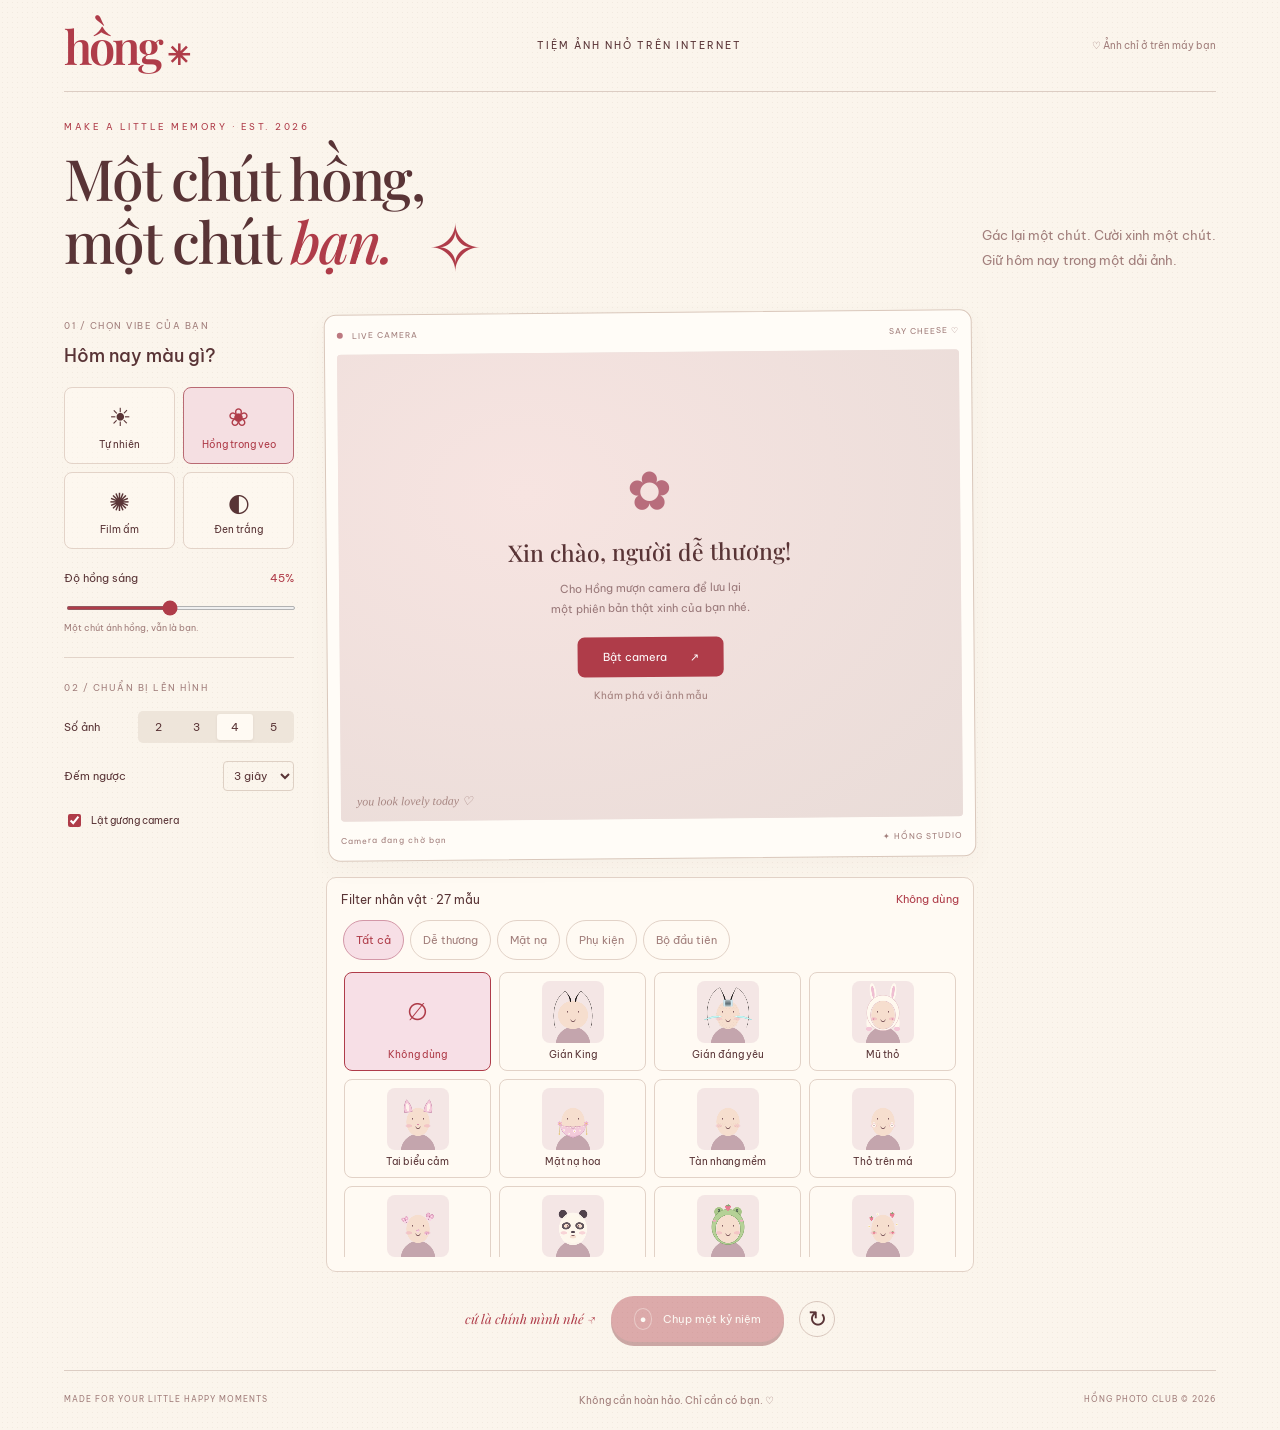
<file: index.html>
<!doctype html>
<html lang="vi">

<head>
    <meta charset="UTF-8">
    <meta name="viewport" content="width=device-width,initial-scale=1">
    <title>Hồng — Một chút hồng, một chút bạn</title>
    <link rel="stylesheet" href="assets/css/style.css?v=20261024-exact-photo-count-1">
<link rel="stylesheet" href="assets/css/compact.css?v=20261024-exact-photo-count-3"></head>

<body>
    <header><a class="brand" href="./">hồng<span>✳</span></a><span class="tagline">TIỆM ẢNH NHỎ TRÊN
            INTERNET</span><span class="private">♡ Ảnh chỉ ở trên máy bạn</span></header>
    <main>
        <div class="intro">
            <div class="eyebrow">MAKE A LITTLE MEMORY · EST. 2026</div>
            <h1>Một chút hồng,<br>một chút <em>bạn.</em><span class="spark">✧</span></h1>
            <p>Gác lại một chút. Cười xinh một chút.<br>Giữ hôm nay trong một dải ảnh.</p>
        </div>
        <section class="studio">
            <aside class="controls">
                <div class="section-label">01 / CHỌN VIBE CỦA BẠN</div>
                <h2>Hôm nay màu gì?</h2>
                <div class="filters"><button data-filter="natural">☀<span>Tự nhiên</span></button><button class="active"
                        data-filter="pink">❀<span>Hồng trong veo</span></button><button data-filter="film">✺<span>Film
                            ấm</span></button><button data-filter="mono">◐<span>Đen trắng</span></button></div><label
                    class="range-label" for="beauty">Độ hồng sáng <span id="amount">45%</span></label><input id="beauty"
                    type="range" min="0" max="100" value="45">
                <p class="hint">Một chút ánh hồng, vẫn là bạn.</p>
                <div class="divider"></div>
                <div class="section-label">02 / CHUẨN BỊ LÊN HÌNH</div>
                <div class="setting"><span>Số ảnh</span>
                    <div class="segmented" id="shots"><button data-n="2">2</button><button data-n="3">3</button><button class="active"
                            data-n="4">4</button><button data-n="5">5</button></div>
                </div>
                <div class="setting"><label for="timer">Đếm ngược</label><select id="timer">
                        <option value="3">3 giây</option>
                        <option value="5">5 giây</option>
                        <option value="10">10 giây</option>
                    </select></div><p id="frame-count-note" class="hint" aria-live="polite"></p><label class="mirror"><input id="mirror" type="checkbox" checked> Lật gương
                    camera</label>
            </aside>
            <div class="camera-area">
                <div class="camera-frame">
                    <div class="camera-top"><span><i></i> LIVE CAMERA</span><span id="progress">SAY CHEESE ♡</span>
                    </div>
                    <div class="viewport"><canvas id="preview"></canvas><video id="video" autoplay muted
                            playsinline></video>
                        <div id="welcome">
                            <div class="camera-icon">✿</div>
                            <h2>Xin chào, người dễ thương!</h2>
                            <p>Cho Hồng mượn camera để lưu lại<br>một phiên bản thật xinh của bạn nhé.</p><button
                                id="enable" class="primary">Bật camera <span>↗</span></button><button id="demo"
                                class="text-button">Khám phá với ảnh mẫu</button>
                        </div>
                        <div id="countdown" aria-live="assertive"></div>
                        <div id="flash"></div><span class="corner-note">you look lovely today ♡</span>
                    </div>
                    <div class="camera-bottom"><span id="status" role="status">Camera đang chờ bạn</span><span>✦ HỒNG
                            STUDIO</span></div>
                </div>
                <div class="sticker-controls" aria-label="Filter nhân vật trên camera">
                    <div class="sticker-heading">Filter nhân vật · 27 mẫu <span id="sticker-current" role="status">Không dùng</span></div>
                    <div class="sticker-categories" role="group" aria-label="Nhóm filter"><button type="button" data-sticker-category="all" aria-pressed="true">Tất cả</button><button type="button" data-sticker-category="cute" aria-pressed="false">Dễ thương</button><button type="button" data-sticker-category="masks" aria-pressed="false">Mặt nạ</button><button type="button" data-sticker-category="accessories" aria-pressed="false">Phụ kiện</button><button type="button" data-sticker-category="classic" aria-pressed="false">Bộ đầu tiên</button></div>
                    <div class="sticker-options" role="group" aria-label="Chọn filter nhân vật">
                        <button type="button" data-sticker="none" aria-pressed="true"><span aria-hidden="true">∅</span>Không dùng</button>
                        <button type="button" data-sticker="king-roach" data-sticker-group="cute" aria-pressed="false" title="Bản dựng theo Chaoxiongxiang King của dnbeautyeffect"><span aria-hidden="true">🪳</span>Gián King</button>
                        <button type="button" data-sticker="cute-roach" data-sticker-group="cute" aria-pressed="false" title="Bản vẽ lại theo mẫu TikTok của unique_filter"><span aria-hidden="true">🪳</span>Gián đáng yêu</button>
                        <button type="button" data-sticker="bunny-hat" data-sticker-group="masks" data-reference="1" aria-pressed="false"><span aria-hidden="true">🐰</span>Mũ thỏ</button>
                        <button type="button" data-sticker="expressive-ears" data-sticker-group="cute" data-reference="2" aria-pressed="false"><span aria-hidden="true">😺</span>Tai biểu cảm</button>
                        <button type="button" data-sticker="flower-veil" data-sticker-group="masks" data-reference="3" aria-pressed="false"><span aria-hidden="true">🌺</span>Mặt nạ hoa</button>
                        <button type="button" data-sticker="soft-freckles" data-sticker-group="cute" data-reference="4" aria-pressed="false"><span aria-hidden="true">🌤️</span>Tàn nhang mềm</button>
                        <button type="button" data-sticker="bunny-cheeks" data-sticker-group="cute" data-reference="5" aria-pressed="false"><span aria-hidden="true">🐇</span>Thỏ trên má</button>
                        <button type="button" data-sticker="pink-butterflies" data-sticker-group="cute" data-reference="6" aria-pressed="false"><span aria-hidden="true">🦋</span>Bướm hồng</button>
                        <button type="button" data-sticker="panda" data-sticker-group="masks" data-reference="7" aria-pressed="false"><span aria-hidden="true">🐼</span>Gấu trúc</button>
                        <button type="button" data-sticker="frog-hat" data-sticker-group="masks" data-reference="8" aria-pressed="false"><span aria-hidden="true">🐸</span>Ếch dâu tây</button>
                        <button type="button" data-sticker="strawberry" data-sticker-group="cute" data-reference="9" aria-pressed="false"><span aria-hidden="true">🍓</span>Dâu và hoa</button>
                        <button type="button" data-sticker="gummy-bears" data-sticker-group="cute" data-reference="10" aria-pressed="false"><span aria-hidden="true">🧸</span>Gấu kẹo</button>
                        <button type="button" data-sticker="hair-clips" data-sticker-group="accessories" data-reference="11" aria-pressed="false"><span aria-hidden="true">🎀</span>Kẹp tóc Y2K</button>
                        <button type="button" data-sticker="star-blush" data-sticker-group="cute" data-reference="12" aria-pressed="false"><span aria-hidden="true">⭐</span>Sao trên má</button>
                        <button type="button" data-sticker="clouds" data-sticker-group="cute" data-reference="13" aria-pressed="false"><span aria-hidden="true">☁️</span>Mây trắng</button>
                        <button type="button" data-sticker="avocado" data-sticker-group="masks" data-reference="14" aria-pressed="false"><span aria-hidden="true">🥑</span>Mặt nạ bơ</button>
                        <button type="button" data-sticker="cat" data-sticker-group="classic" aria-pressed="false"><span aria-hidden="true">🐱</span>Mèo</button>
                        <button type="button" data-sticker="roach" data-sticker-group="classic" aria-pressed="false"><span aria-hidden="true">🪳</span>Con gián</button>
                        <button type="button" data-sticker="bunny" data-sticker-group="classic" aria-pressed="false"><span aria-hidden="true">🐰</span>Thỏ</button>
                        <button type="button" data-sticker="puppy" data-sticker-group="classic" aria-pressed="false"><span aria-hidden="true">🐶</span>Cún con</button>
                        <button type="button" data-sticker="bear" data-sticker-group="classic" aria-pressed="false"><span aria-hidden="true">🐻</span>Gấu nhỏ</button>
                        <button type="button" data-sticker="hearts" data-sticker-group="classic" aria-pressed="false"><span aria-hidden="true">💕</span>Tim má</button>
                        <button type="button" data-sticker="freckles" data-sticker-group="classic" aria-pressed="false"><span aria-hidden="true">☀️</span>Tàn nhang</button>
                        <button type="button" data-sticker="butterflies" data-sticker-group="classic" aria-pressed="false"><span aria-hidden="true">🦋</span>Bướm tím</button>
                        <button type="button" data-sticker="flowers" data-sticker-group="classic" aria-pressed="false"><span aria-hidden="true">🌸</span>Vòng hoa</button>
                        <button type="button" data-sticker="glasses" data-sticker-group="classic" aria-pressed="false"><span aria-hidden="true">🕶️</span>Kính râm</button>
                        <button type="button" data-sticker="sparkles" data-sticker-group="classic" aria-pressed="false"><span aria-hidden="true">✨</span>Lấp lánh</button>
                    </div>
                    <div id="sticker-adjustments" hidden>
                        <label class="tracking-toggle"><input id="face-follow" type="checkbox" checked> Tự bám theo khuôn mặt</label>
                        <p id="face-tracking-status" role="status" aria-live="polite">Bật camera để filter tự đi theo khuôn mặt.</p>
                        <button id="face-tracking-retry" class="text-button" type="button" hidden>Thử bám mặt lại ↻</button>
                        <label for="sticker-size">Kích thước <output id="sticker-size-value" for="sticker-size">100%</output></label>
                        <input id="sticker-size" type="range" min="50" max="150" value="100" step="5">
                        <p>Filter tự bám một khuôn mặt và được lưu vào ảnh chụp. Tắt bám mặt nếu muốn kéo chỉnh vị trí thủ công.</p>
                    </div>
                </div>
                <div class="shoot-row"><span class="handwritten" id="pose">cứ là chính mình nhé ↗</span><button
                        id="capture" class="shutter" disabled><span>●</span> Chụp một kỷ niệm</button><button
                        id="switch" class="icon-button" aria-label="Đổi camera">↻</button></div>
            </div>
            <aside class="result"><span class="tape"></span>
                <div class="section-label">KỶ NIỆM CỦA BẠN</div>
                <div id="strip" class="strip">
                    <div class="slots" id="slots"></div>
                    <div class="strip-title">hồng ♡</div>
                    <div id="strip-date"></div>
                </div>
                <p class="handwritten result-note">những điều nhỏ xíu,<br>niềm vui thật to.</p>
                <div class="swatches" aria-label="Màu khung"><button class="active" data-color="#fffaf3"
                        style="--swatch:#fffaf3" aria-label="Khung kem"></button><button data-color="#f9dbe3"
                        style="--swatch:#f9dbe3" aria-label="Khung hồng"></button><button data-color="#dfe8d6"
                        style="--swatch:#dfe8d6" aria-label="Khung xanh"></button><button data-color="#352a2c"
                        style="--swatch:#352a2c" aria-label="Khung tối"></button></div><input id="caption"
                    maxlength="45" placeholder="Viết một lời nhắn nhỏ…" aria-label="Lời nhắn trên ảnh"><button
                    id="download" disabled>Tải dải ảnh ↓</button><button id="reset" class="text-button">Chụp lại từ
                    đầu</button>
            </aside>
        </section>
        <footer><span>MADE FOR YOUR LITTLE HAPPY MOMENTS</span><span>Không cần hoàn hảo. Chỉ cần có bạn.
                ♡</span><span>HỒNG PHOTO CLUB © 2026</span></footer>
    </main>
    <dialog id="save-dialog" class="save-dialog" aria-labelledby="save-title" aria-describedby="save-help">
        <div class="dialog-heading">
            <h2 id="save-title">Lưu kỷ niệm của bạn ♡</h2>
            <button type="button" class="close-dialog" aria-label="Đóng cửa sổ lưu ảnh" autofocus>×</button>
        </div>
        <p id="save-help">Nếu ảnh chưa tự tải, bấm “Tải PNG ↓” bên dưới. Trên điện thoại, bạn có thể nhấn giữ ảnh → Lưu hình ảnh.</p>
        <img id="save-preview" alt="Dải ảnh kỷ niệm của bạn với khung đã chọn">
        <a id="save-png" class="primary" download="hong-mot-chut-ky-niem.png">Tải PNG ↓</a>
        <button id="save-share" class="primary" type="button" hidden>Lưu / Chia sẻ ảnh ↑</button>
        <p id="save-feedback" role="status" aria-live="polite"></p>
        <p class="save-location">Ảnh thường nằm trong Downloads / Tải xuống.</p>
    </dialog>
    <script src="assets/js/save-photo.js?v=20261024-exact-photo-count-1"></script>
    <script src="assets/js/face-tracker-fallback.js?v=20261024-exact-photo-count-1"></script>
    <script src="assets/js/face-tracker.js?v=20261024-exact-photo-count-1"></script>
    <script src="assets/js/cute-filters.js?v=20261024-exact-photo-count-1"></script>
    <script src="assets/js/face-look.js?v=20261024-exact-photo-count-1"></script>
    <script src="assets/js/king-filter.js?v=20261024-exact-photo-count-1"></script>
    <script src="assets/js/sticker-filter.js?v=20261024-exact-photo-count-1"></script>
    <script src="assets/js/app.js?v=20261024-exact-photo-count-2"></script>
    <script src="assets/js/frames.js?v=20261024-exact-photo-count-1"></script>
    <script src="assets/js/couple-frames.js?v=20261024-exact-photo-count-1"></script>
    <script src="assets/js/custom-frame-data.js?v=20261024-exact-photo-count-1"></script><script src="assets/js/custom-frames.js?v=20261024-exact-photo-count-1"></script><script src="assets/js/frame-picker.js?v=20261024-exact-photo-count-2"></script><script src="assets/js/compact.js?v=20261024-exact-photo-count-1"></script>
    <script src="assets/js/photo-selection.js?v=20261024-exact-photo-count-1"></script>
</body>

</html>
</file>
<file: assets/css/style.css>
@import url('https://fonts.googleapis.com/css2?family=Be+Vietnam+Pro:wght@400;500;600;700;800&family=Playfair+Display:ital,wght@0,500;0,600;1,500;1,600&display=swap');
:root{--ink:#593436;--red:#af3c49;--muted:#a17e7b;--paper:#fbf5ec}*{box-sizing:border-box}body{margin:0;background:var(--paper);color:var(--ink);font-family:'Be Vietnam Pro',sans-serif;font-size:13px;background-image:radial-gradient(#98735b15 .6px,transparent .6px);background-size:5px 5px}button,input,select{font:inherit}button{cursor:pointer;transition:transform .15s,background .15s}button:hover:not(:disabled){transform:translateY(-2px)}button:disabled{opacity:.4;cursor:not-allowed}button:focus-visible,a:focus-visible,input:focus-visible,select:focus-visible{outline:3px solid #c66e83;outline-offset:4px}header{height:92px;border-bottom:1px solid #dccdc3;display:flex;align-items:center;justify-content:space-between;margin:0 5%;gap:20px}.brand{font-family:'Playfair Display',serif;font-size:47px;font-weight:600;color:var(--red);text-decoration:none;letter-spacing:-3px}.brand span{font-size:28px;margin-left:6px}.tagline,.private{font-size:10px;letter-spacing:2px}.private{letter-spacing:0;color:var(--muted)}main{max-width:1510px;margin:auto;padding:0 5%}.intro{position:relative;padding:42px 0 32px;display:grid;grid-template-columns:1fr 1fr;align-items:end}.eyebrow{grid-column:1/-1;font-size:9px;letter-spacing:2.5px;color:var(--red);margin-bottom:14px}h1{font-family:'Playfair Display',serif;font-size:57px;line-height:1.1;font-weight:500;letter-spacing:-2px;margin:0}h1 em{color:var(--red)}.spark{display:inline-block;font-size:65px;color:var(--red);margin-left:35px;vertical-align:top}.intro p{line-height:1.9;color:var(--muted);justify-self:end;margin:0 0 8px}.studio{display:grid;grid-template-columns:230px minmax(300px,1fr) 210px;gap:32px;align-items:start}.controls{padding-top:8px}.section-label{font-size:9px;letter-spacing:1.5px;color:var(--muted)}h2{font-size:18px;font-weight:500;margin:13px 0 20px}.filters{display:grid;grid-template-columns:1fr 1fr;gap:8px}.filters button{height:77px;border:1px solid #e3d3c8;background:#fffaf366;border-radius:8px;color:var(--ink);font-size:25px}.filters span{display:block;font-size:10px;margin-top:5px}.filters .active{background:#f5dfe2;border-color:#b96a73;color:var(--red)}.range-label{display:flex;justify-content:space-between;margin:22px 0 12px;font-size:11px}.range-label span{color:var(--red)}input[type=range]{width:100%;accent-color:var(--red);height:4px}.hint{font-size:9px;color:var(--muted)}.divider{height:1px;background:#e2d4c9;margin:24px 0}.setting{display:flex;align-items:center;justify-content:space-between;margin-top:18px;font-size:11px}.segmented{display:flex;gap:3px;padding:3px;background:#eee5da;border-radius:5px}.segmented button{border:0;background:none;padding:6px 14px;border-radius:3px;color:var(--ink)}.segmented .active{background:#fffaf3;box-shadow:0 1px 3px #56302215}select{border:1px solid #ded0c4;padding:6px;background:transparent;border-radius:4px;color:var(--ink)}.mirror{display:flex;gap:7px;align-items:center;font-size:10px;margin-top:20px}input[type=checkbox]{accent-color:var(--red)}.camera-frame{padding:0 12px;background:#fffcf7;border:1px solid #dac8bc;border-radius:12px;box-shadow:0 8px 25px #79514909;transform:rotate(-.5deg)}.camera-top,.camera-bottom{height:39px;display:flex;align-items:center;justify-content:space-between;font-size:8px;letter-spacing:1px;color:var(--muted)}.camera-top i{display:inline-block;width:6px;height:6px;border-radius:100%;background:#bc7880;margin-right:6px}.viewport{aspect-ratio:4/3;position:relative;background:#eee4df;overflow:hidden;border-radius:4px}#preview{width:100%;height:100%;object-fit:cover}#video{display:none}#welcome{position:absolute;inset:0;display:flex;flex-direction:column;justify-content:center;align-items:center;text-align:center;background:radial-gradient(ellipse at 30% 30%,#f7e4e1,#e9dcd8)}.camera-icon{font-size:54px;color:#b86d7c}#welcome h2{font-family:'Playfair Display',serif;font-size:23px;margin:12px 0}#welcome p{font-size:11px;line-height:1.8;color:#987778;margin:0 0 18px}.primary{background:var(--red);color:white;border:0;padding:13px 25px;border-radius:7px;font-size:11px}.primary span{margin-left:20px}.text-button{border:0;background:transparent;color:var(--muted);font-size:10px;padding:12px}.corner-note{position:absolute;bottom:12px;left:16px;color:#a88783;font-family:cursive;font-style:italic;font-size:12px;pointer-events:none}#countdown{position:absolute;inset:0;display:grid;place-items:center;font-size:100px;color:white;text-shadow:0 2px 20px #45222260;pointer-events:none}#flash{position:absolute;inset:0;background:white;opacity:0;pointer-events:none}.shoot-row{display:flex;align-items:center;justify-content:center;gap:15px;margin-top:24px}.handwritten{font-family:'Playfair Display',serif;font-style:italic;color:var(--red);font-size:13px}.shutter{background:var(--red);color:white;border:0;border-radius:30px;padding:16px 23px;font-size:11px;box-shadow:0 4px 0 #85343b}.shutter span{border:1px solid #ffffff66;border-radius:50%;padding:3px 5px;margin-right:8px}.icon-button{border:1px solid #d8c6bc;border-radius:50%;width:36px;height:36px;background:transparent;color:var(--ink);font-size:23px}.result{position:relative;background:#efe8dd;padding:22px 23px 12px;transform:rotate(2deg);text-align:center;border:1px solid #e2d8c9}.tape{position:absolute;background:#d9c4a38a;width:75px;height:23px;top:-11px;left:65px;transform:rotate(-8deg);clip-path:polygon(3% 0,98% 2%,95% 100%,0 95%)}.strip{background:#fffaf3;padding:10px 10px 12px;margin-top:18px;box-shadow:2px 4px 9px #60432a15}.slots{display:grid;gap:7px}.slot{aspect-ratio:4/3;background:#e8ded6;display:grid;place-items:center;color:#c1aaa0;font-size:20px;position:relative;overflow:hidden}.slot img{width:100%;height:100%;object-fit:cover}.slot button{position:absolute;inset:0;border:0;background:#3d252566;color:white;opacity:0;font-size:10px}.slot:hover button,.slot button:focus-visible{opacity:1}.strip-title{font-family:'Playfair Display',serif;font-size:22px;margin-top:11px}#strip-date{font-size:7px;letter-spacing:1px;margin-top:5px}.result-note{font-size:13px;line-height:1.5}.swatches{display:flex;justify-content:center;gap:9px;margin:12px 0}.swatches button{background:var(--swatch);border:1px solid #cfbeb3;width:21px;height:21px;border-radius:50%}.swatches .active{outline:1px solid var(--red);outline-offset:3px}#caption{width:100%;border:0;border-bottom:1px solid #d4c3b4;background:transparent;padding:8px 0;font-size:9px;color:var(--ink)}#download{width:100%;border:1px solid #b78580;color:var(--red);background:transparent;border-radius:5px;padding:10px;margin-top:12px;font-size:10px}footer{display:flex;justify-content:space-between;border-top:1px solid #dccdc3;margin-top:45px;padding:23px 0;color:var(--muted);font-size:8px;letter-spacing:1px}footer span:nth-child(2){font-size:10px;letter-spacing:0}@media(min-width:1500px){.studio{grid-template-columns:250px minmax(300px,1fr) 230px;gap:45px}}@media(max-width:1100px){.studio{grid-template-columns:190px minmax(280px,1fr) 165px;gap:20px}.result{padding:20px 13px 10px}.shoot-row>.handwritten{display:none}h1{font-size:49px}}@media(max-width:800px){header{height:75px}.tagline{display:none}.intro{padding-top:30px}.intro p{font-size:10px}h1{font-size:40px}.spark{font-size:40px;margin-left:15px}.studio{grid-template-columns:1fr 170px}.controls{grid-column:1/-1;display:flex;flex-wrap:wrap;gap:12px;align-items:center}.controls>.section-label,.controls>h2,.divider,.hint,.controls>.range-label{display:none}.filters{display:flex;flex:1;gap:5px}.filters button{height:58px;min-width:70px;flex:1;font-size:20px}.filters span{font-size:8px}.controls input[type=range]{width:100px}.setting,.mirror{margin:0}.camera-area{min-width:0}.camera-bottom{font-size:7px}footer span:first-child{display:none}}@media(max-width:550px){main{padding:0 5%}.intro{display:block}.intro p{margin-top:15px}.eyebrow{font-size:8px}.studio{display:flex;flex-direction:column;gap:26px}.controls,.camera-area{width:100%}.result{align-self:center;width:230px;transform:rotate(1deg)}.controls input[type=range]{width:65px}.camera-top{font-size:7px}.shutter{padding:15px 20px}.viewport{min-height:250px}#welcome h2{font-size:20px}.result .slots{grid-template-columns:1fr 1fr}.result .strip-title{margin-top:15px}footer{gap:15px;font-size:7px}.private{font-size:9px}}
.frame-picker{display:grid;grid-template-columns:repeat(2,1fr);gap:7px;margin-top:16px}.frame-picker button{border:1px solid #dac9bd;border-radius:7px;background:#fffaf355;padding:7px 3px;color:var(--ink);font-size:8px}.frame-picker button[aria-pressed=true]{border-color:var(--red);background:#f5dfe2}.frame-picker button span{display:block;margin:0 auto 6px;padding:5px;width:28px;border-radius:3px;font-size:17px}.cute-strip{padding:0;background:transparent!important}.cute-strip>#slots{margin-top:8px;display:flex;gap:4px}.cute-strip .slot{background:transparent;aspect-ratio:auto;flex:1;font-size:10px}.cute-strip .slot img{display:none}.cute-strip .slot button{position:static;opacity:1;width:100%;background:#fffaf3;color:var(--ink);font-size:7px;padding:5px 1px}.cute-strip>.strip-title,.cute-strip>#strip-date{display:none}#cute-preview{width:100%;height:auto;display:block}
.picker-title{font-size:11px;margin:18px 0 10px;text-align:left}.picker-title small{float:right;color:var(--muted);font-size:8px}.frame-categories{display:flex;gap:4px}.frame-categories button{flex:1;border:0;background:transparent;color:var(--muted);font-size:8px;padding:7px 2px;border-radius:4px}.frame-categories button[aria-pressed=true]{background:#e5d5cb;color:var(--ink)}.frame-picker{max-height:280px;overflow-y:auto;padding:5px 4px 5px 1px;margin-top:5px;scrollbar-width:thin;scrollbar-color:#c69b9a transparent}.frame-picker button{padding:7px 5px;font-size:8px;line-height:1.6}.frame-picker button[hidden]{display:none}.frame-picker canvas{display:block;width:100%;max-height:95px;object-fit:contain;margin:0 auto 7px}.cute-strip .slot:empty{display:none}.result-note{font-size:11px}@media(max-width:550px){.result{width:min(100%,340px)}.frame-picker{grid-template-columns:repeat(3,1fr);max-height:300px}.frame-picker canvas{max-height:110px}.frame-categories button{font-size:10px}}
.save-dialog{width:min(560px,92vw);max-height:90vh;max-height:90dvh;overflow:auto;border:1px solid #e2d4c9;border-radius:15px;padding:22px;background:var(--paper);color:var(--ink)}
.save-dialog::backdrop{background:#3c2b2a88;backdrop-filter:blur(4px)}
.save-dialog .dialog-heading{display:flex;align-items:start;justify-content:space-between;gap:14px}
.save-dialog h2{font-family:'Playfair Display',serif;font-size:26px;margin:10px 0 18px}
.save-dialog p{font-size:12px;line-height:1.8;color:var(--muted)}
#save-preview{display:block;width:auto;height:auto;max-width:100%;max-height:55vh;max-height:55dvh;margin:16px auto;box-shadow:0 5px 18px #59343618;-webkit-touch-callout:default}
#save-png{display:block;width:100%;text-align:center;text-decoration:none;font-size:13px}
.save-dialog .save-location{text-align:center;margin:12px 0 0}
body:has(.save-dialog[open]){overflow:hidden}
@media(max-width:550px){.save-dialog{padding:18px}.save-dialog h2{font-size:22px}}
#save-share{width:100%;min-height:44px;margin-top:10px}
#save-share[hidden]{display:none}
#save-feedback:empty{display:none}
.save-dialog .close-dialog{min-width:44px;min-height:44px;touch-action:manipulation}
#save-png{min-height:44px;touch-action:manipulation}
.save-dialog{overscroll-behavior:contain}
@media(max-width:550px){.save-dialog{width:calc(100% - 24px);max-width:560px;padding:16px;padding-bottom:max(16px,env(safe-area-inset-bottom));max-height:calc(100dvh - 24px)}.save-dialog p{font-size:13px}.save-dialog h2{font-size:21px}#save-preview{max-height:48dvh}}
</file>
<file: assets/css/compact.css>
.compact-layout .result{transform:none;padding:20px 17px 12px;border-radius:12px;background:#f1e8df}.compact-layout .tape{left:calc(50% - 37px)}.compact-layout .cute-strip{box-shadow:none;margin:15px 0 0}.compact-layout #cute-preview{height:245px;width:auto;max-width:100%;margin:auto;box-shadow:0 5px 12px #59343620;cursor:zoom-in;transform:rotate(2deg)}.compact-layout .cute-strip>#slots{margin:12px 0 0}.compact-layout .cute-strip .slot{font-size:0}.compact-layout .cute-strip .slot button{border-radius:4px;font-size:7px;padding:5px 2px}.compact-layout .result-note{font-family:inherit;font-style:normal;color:var(--muted);font-size:9px;margin:10px 0 13px}.choose-frame{width:100%;padding:11px 8px;border:1px solid #d4b7ae;background:#fffaf3;border-radius:7px;color:var(--ink);margin-top:12px}.choose-frame span{display:block;font-size:11px}.choose-frame small{display:block;margin-top:5px;font-size:8px;color:var(--red)}.compact-layout #download{background:var(--red);border:0;color:white;padding:13px;font-size:11px}.compact-layout #caption{font-size:9px;padding:10px 0}.compact-layout #reset{padding:10px;font-size:9px}.demo-notice{text-align:center;font-size:10px;color:var(--red);background:#f6e3e4;padding:9px;letter-spacing:.3px}.compact-layout .intro{padding-top:29px}.frame-dialog{width:min(680px,92vw);border:1px solid #d7bfb2;border-radius:16px;padding:25px;background:var(--paper);color:var(--ink);max-height:85vh}.frame-dialog::backdrop,.large-strip-dialog::backdrop{background:#3c2b2a77;backdrop-filter:blur(4px)}.dialog-heading{display:flex;justify-content:space-between;gap:10px;align-items:start}.dialog-heading h2{font-family:'Playfair Display',serif;font-size:27px;margin:10px 0 15px}.close-dialog{border:0;border-radius:50%;background:#eaddd3;color:var(--ink);width:32px;height:32px;font-size:23px;flex-shrink:0}.frame-dialog .frame-categories{justify-content:start;gap:7px;margin:0 0 14px}.frame-dialog .frame-categories button{flex:0 1 auto;padding:9px 17px;font-size:11px}.frame-dialog .frame-picker{grid-template-columns:repeat(4,minmax(0,1fr));gap:12px;max-height:52vh;margin:0;padding:5px 8px 5px 3px}.frame-dialog .frame-picker button{font-size:10px;padding:10px 6px}.frame-dialog .frame-picker canvas{max-height:130px;margin-bottom:10px}.large-strip-dialog{border:0;border-radius:12px;background:#f8efe5;padding:22px;max-height:90vh;max-width:90vw}.large-strip-dialog .close-dialog{position:absolute;right:8px;top:8px}.large-strip-dialog img{display:block;max-height:80vh;max-width:80vw;width:auto}.compact-layout footer{margin-top:28px}@media(max-width:550px){.compact-layout .result{width:100%;max-width:340px}.frame-dialog{padding:18px}.frame-dialog .frame-picker{grid-template-columns:repeat(3,minmax(0,1fr))}.frame-dialog .frame-picker canvas{max-height:120px}.dialog-heading h2{font-size:24px}.demo-notice{font-size:8px}.compact-layout #cute-preview{height:260px}}
.compact-layout #cute-preview{height:190px}.compact-layout .cute-strip .slot button{white-space:nowrap;font-size:8px;padding:4px 1px}.compact-layout .result-note{margin:8px 0}.compact-layout .result{padding-bottom:7px}
.frame-dialog .frame-categories{flex-wrap:wrap}.frame-dialog .frame-categories button{font-size:10px;padding:8px 11px}.compact-layout #frame-count-note{display:block;font-size:10px;line-height:1.6;color:var(--red)}
.preview-status{font-size:12px;line-height:1.7;color:var(--red);margin:10px 0}
.preview-status:empty{display:none}
#cute-preview[aria-busy="true"]{visibility:hidden;pointer-events:none}
.compact-layout .result{scroll-margin-top:16px}
@media(max-width:550px){.choose-frame{min-height:48px}.cute-strip .slot button{min-height:44px}.frame-dialog .close-dialog{min-width:44px;min-height:44px}}
.sticker-controls{margin-top:18px;padding:14px;background:#fffaf3;border:1px solid #e2d2c7;border-radius:10px}
.sticker-heading{display:flex;justify-content:space-between;align-items:center;gap:10px;font-size:12px;margin-bottom:10px}
#sticker-current{color:var(--red);font-size:11px}
.sticker-options{display:grid;grid-template-columns:repeat(4,minmax(0,1fr));gap:8px}
.sticker-options button{min-width:0;min-height:62px;padding:8px 4px;background:transparent;border:1px solid #e2d2c7;border-radius:8px;color:var(--ink);font-size:11px;touch-action:manipulation}
.sticker-options button span{display:block;font-size:24px;margin-bottom:4px;line-height:1.2}
.sticker-options button[aria-pressed="true"]{background:#f7dfe6;border-color:var(--red);color:var(--red)}
#sticker-adjustments{margin-top:14px}
#sticker-adjustments[hidden]{display:none}
#sticker-adjustments label{display:flex;justify-content:space-between;font-size:11px;margin-bottom:8px}
#sticker-adjustments input{width:100%;min-height:24px}
#sticker-adjustments p{font-size:11px;line-height:1.7;color:var(--muted);margin:8px 0 0}
@media(max-width:550px){.sticker-controls{padding:12px}.sticker-options{gap:6px}.sticker-options button{min-height:64px}.sticker-options button span{font-size:26px}}
.sticker-options{max-height:218px;overflow-y:auto;padding:3px;scrollbar-width:thin;scrollbar-color:#c69b9a transparent}
.sticker-options button:focus-visible{outline-offset:0}
@media(max-width:550px){.sticker-options{max-height:222px;grid-template-columns:repeat(3,minmax(0,1fr))}}
#sticker-adjustments .tracking-toggle{justify-content:flex-start;align-items:center;gap:8px;min-height:44px;margin-bottom:0}
#sticker-adjustments .tracking-toggle input{width:18px;min-height:18px;height:18px;margin:0}
#sticker-adjustments #face-tracking-status{margin:0 0 10px;color:var(--red)}
#face-tracking-retry{min-height:44px;padding:8px 0}
#face-tracking-retry[hidden]{display:none}
.sticker-categories{display:flex;gap:6px;overflow-x:auto;padding:3px 2px 9px;scrollbar-width:thin}
.sticker-categories button{flex:0 0 auto;min-height:40px;padding:8px 12px;border:1px solid #e2d2c7;border-radius:20px;background:#fffaf3;color:var(--muted);font-size:11px}
.sticker-categories button[aria-pressed="true"]{color:var(--red);background:#f7dfe6;border-color:#d397a7}
.sticker-options{max-height:288px;align-items:stretch}
.sticker-options button[hidden]{display:none}
.sticker-options button{font-size:10px;line-height:1.5}
.sticker-options button span{height:62px;display:grid;place-items:center}
.sticker-options canvas{display:block;width:62px;height:62px;max-width:100%;object-fit:contain;border-radius:8px}
@media(max-width:550px){.sticker-heading{font-size:11px}.sticker-options{max-height:280px}.sticker-categories button{min-height:44px}.sticker-options button{min-height:94px}}
.photo-review{width:min(760px,94vw);max-height:90vh;overflow:auto;border:1px solid #d7bfb2;border-radius:16px;padding:24px;background:var(--paper);color:var(--ink)}.photo-review::backdrop{background:#3c2b2a88;backdrop-filter:blur(4px)}.photo-review .dialog-heading h2{margin:8px 0 0;font-family:'Playfair Display',serif;font-size:26px}.photo-review-help{margin:12px 0 16px;color:var(--muted);font-size:13px;line-height:1.55}.photo-review-grid{display:grid;grid-template-columns:repeat(4,minmax(0,1fr));gap:12px}.photo-review-card{position:relative;display:grid;gap:7px;text-align:center;cursor:pointer;color:var(--ink);font-size:12px}.photo-review-card img{width:100%;aspect-ratio:4/3;object-fit:cover;border-radius:9px;border:2px solid transparent}.photo-review-card:has(input:checked) img{border-color:var(--red);box-shadow:0 0 0 2px #b33d5033}.photo-review-card input{position:absolute;top:9px;right:9px;width:24px;height:24px;accent-color:var(--red)}.photo-review-footer{display:flex;align-items:center;justify-content:space-between;gap:12px;margin-top:20px}.photo-review-count{font-size:13px;color:var(--muted)}.photo-review-continue{width:auto;margin:0;padding:12px 18px;background:var(--red);color:white;border:0;border-radius:7px}.photo-review-continue:disabled{opacity:.55;cursor:not-allowed}.review-photos{display:block;width:100%;margin:6px 0 0;padding:9px;background:transparent;color:var(--muted);border:0;font-size:11px}.review-photos[hidden]{display:none}@media(max-width:550px){.photo-review{padding:17px;border-radius:14px}.photo-review-grid{grid-template-columns:repeat(2,minmax(0,1fr));gap:10px}.photo-review-card{font-size:11px}.photo-review-footer{position:sticky;bottom:-17px;background:var(--paper);padding:12px 0 2px;align-items:stretch;flex-direction:column}.photo-review-continue{width:100%;min-height:48px}.photo-review-help{font-size:12px}}

.frame-picker-empty{grid-column:1/-1;text-align:center;color:var(--muted);line-height:1.6;padding:18px 10px;font-size:12px}
@media(max-width:550px){.controls .filters{min-width:0;flex:0 0 100%}.controls .filters button{min-width:0;padding-inline:3px}#welcome h2{width:100%;max-width:100%;font-size:18px;overflow-wrap:anywhere}#welcome p{max-width:100%}}
</file>
